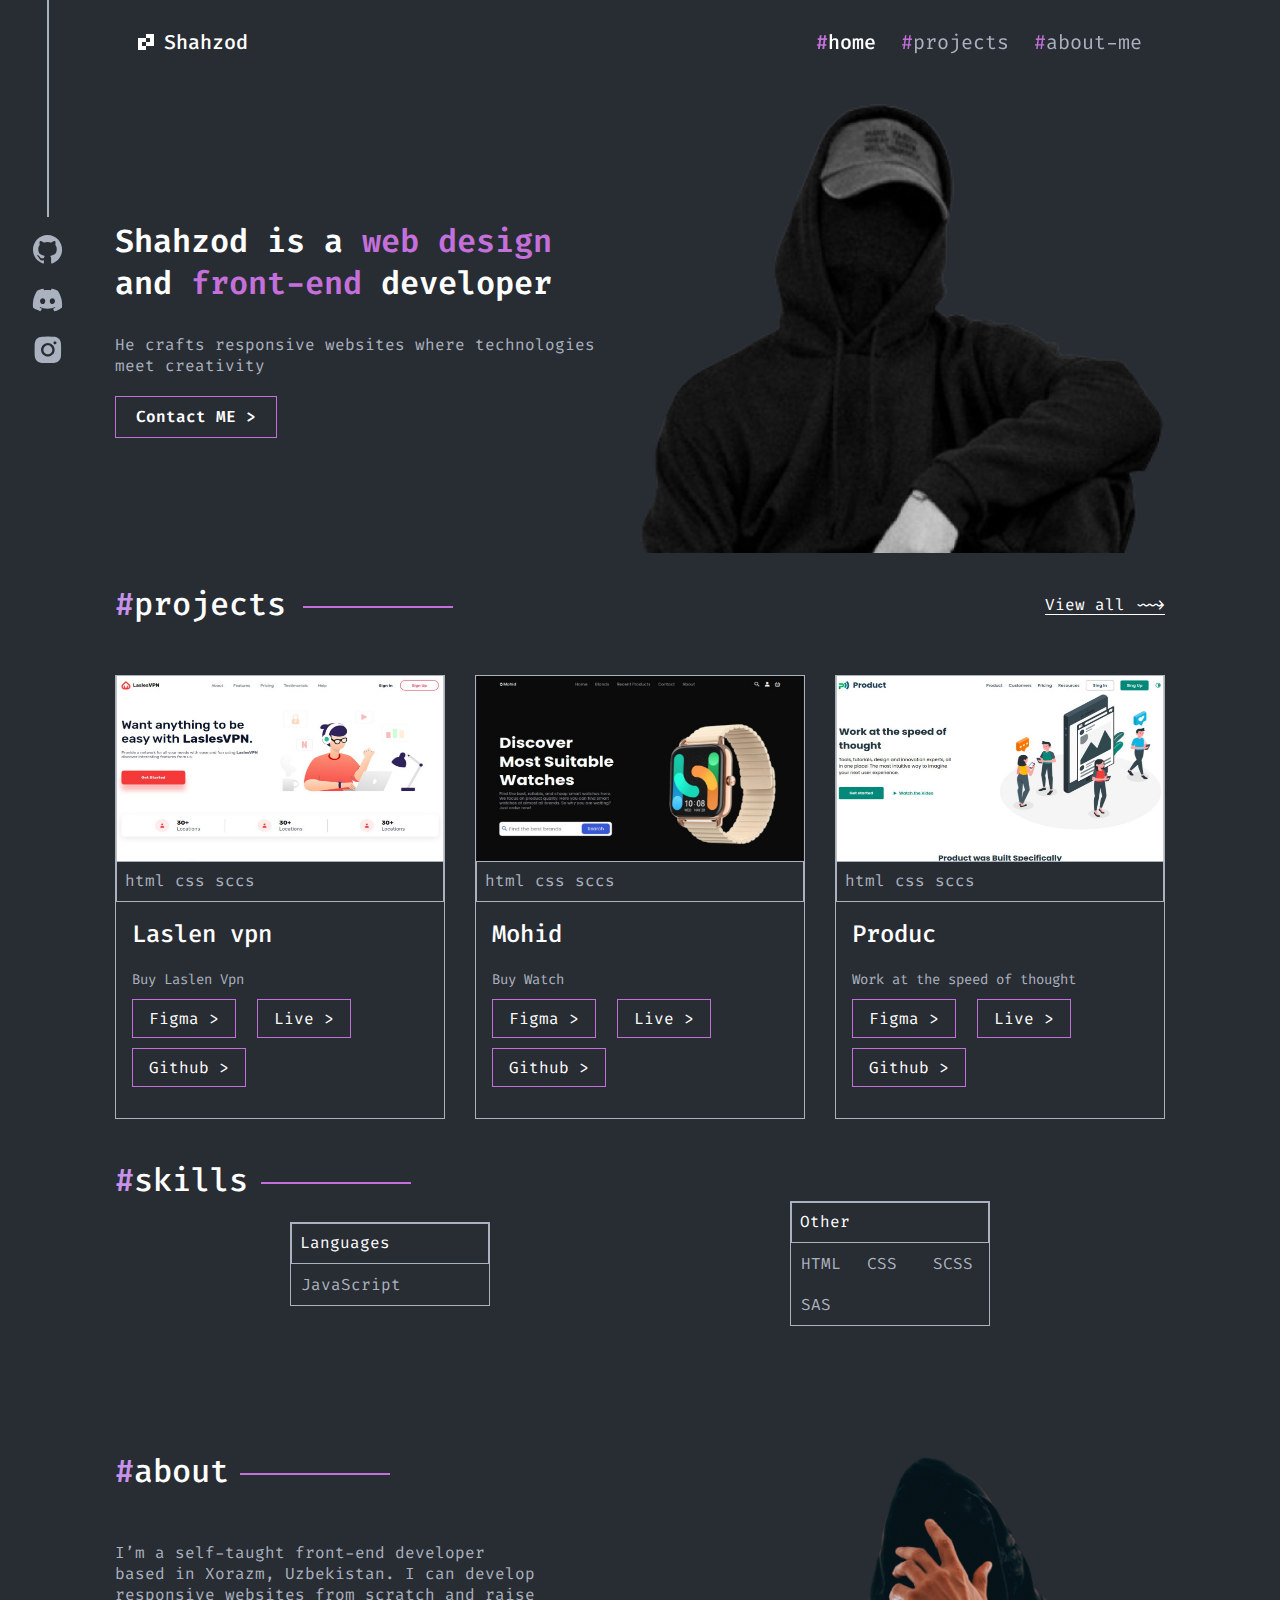
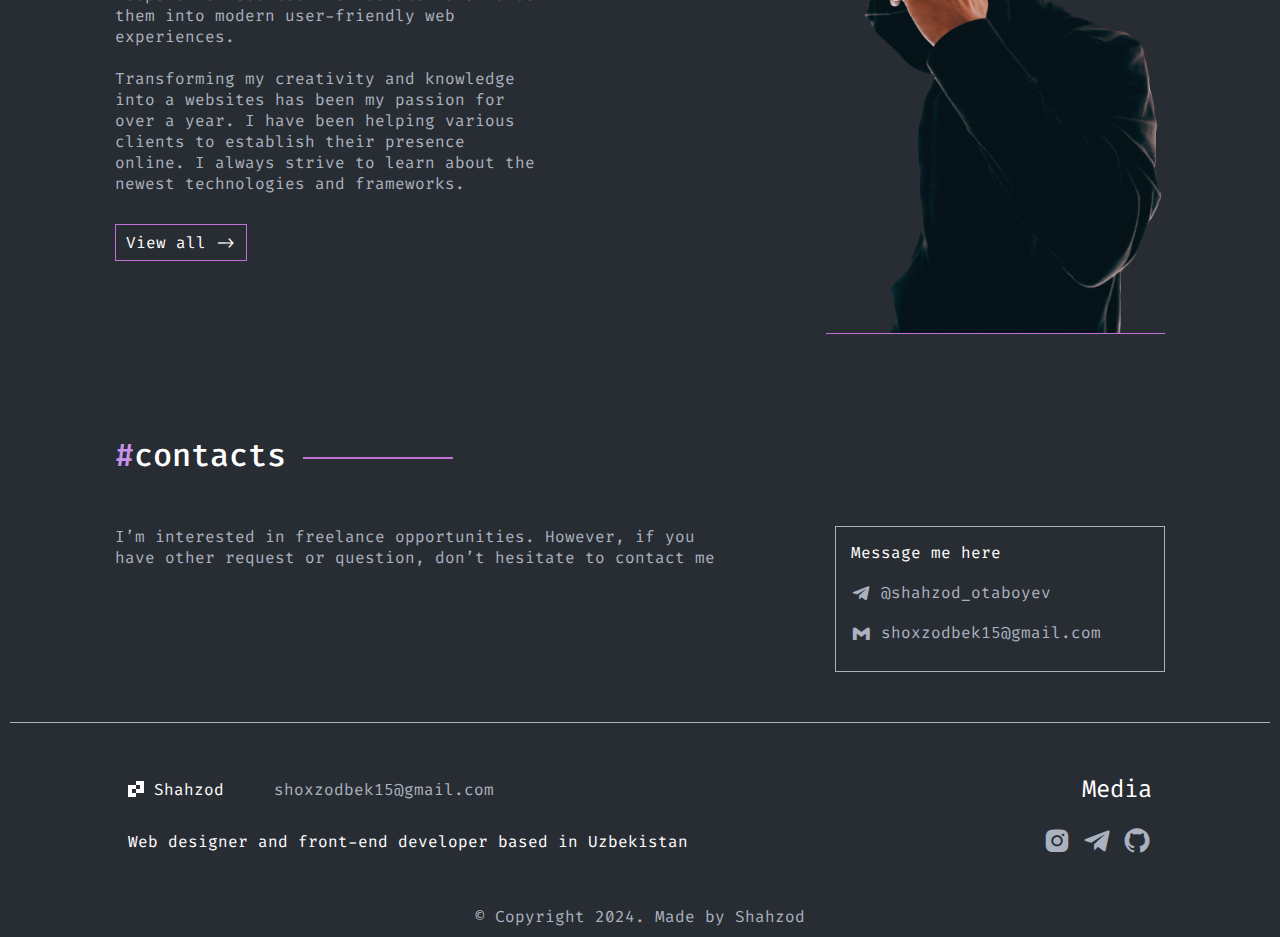
<file: index.html>
<!DOCTYPE html <html lang="en">

<head>
    <meta charset="UTF-8">
    <meta name="viewport" content="width=device-width, initial-scale=1.0">
    <title>Portfolio</title>
    <link rel="stylesheet" href="./css/style.css">
    <link rel="stylesheet" href="https://cdn.jsdelivr.net/npm/boxicons@latest/css/boxicons.min.css">
    <link rel="icon" href="./img/logo.svg">
    <link rel="stylesheet" href="https://cdn.jsdelivr.net/npm/boxicons@latest/css/boxicons.min.css">

</head>

<body>
    <div class="container">

        <header>
            <div class="media-header">
                <div class="media-header-line"></div>
                <a href="https://github.com/shahzodotaboyev"> <i class='bx bxl-github'></i></a>
                <i class='bx bxl-discord-alt'></i>
                <a href="https://www.instagram.com/shahzod_otaboyev__/"> <i class='bx bxl-instagram-alt'></i></a>
            </div>
            <div class="header-inner">
                <div class="logo">
                    <img src="./img/logo.svg" alt="">
                    <h1>Shahzod</h1>
                </div>
                <div class="header-links">
                    <a class="home-link" href="#"><span>#</span>home</a>
                    <a href="./html/projects.html"><span>#</span>projects</a>
                    <a href="./html/about.html"><span>#</span>about-me</a>
                </div>
                <!-- <i class='bx bxs-checkbox-minus' style='color:#ffffff' ></i> -->
                <i onclick="headerMenu()" class='bx bx-menu-alt-right'></i>
                <div class="headerMenu">
                    <h1>Shahzod | Portfolio</h1>
                    <hr>
                    <i onclick="deleteMenu()" class='bx bx-x'></i>
                    <div class="links">
                        <a class="home-link" href="#"><span>#</span>home</a>
                        <a href="./html/projects.html"><span>#</span>projects</a>
                        <a href="./html/about.html"><span>#</span>about-me</a>
                    </div>

                </div>
            </div>
        </header>

        <div class="loading-wrapper" id="loadingWrapper">
            <div class="spinner"></div>
        </div>
        <main>
            <section class="home-page">
                <div class="home-page-left">
                    <h1>
                        Shahzod is a <span>web design</span> and <span>front-end </span> developer

                    </h1>
                    <p>He crafts responsive websites where technologies meet creativity</p>
                    <a href="#contact"> <button>Contact ME > </button></a>
                </div>

                <img src="./img/hero.png" alt="">
            </section>
            <section class="projects">
                <div class="project-header">
                    <h1><span>#</span>projects</h1>
                    <a href="./html/projects.html">View all ~~></a>
                </div>
                <div class="project-cards">

                    <div class="project-card">
                        <img src="./img/download.png" alt="">
                        <div class="project-techs">
                            <p>html </p>
                            <p>css</p>
                            <p>sccs</p>
                        </div>
                        <div class="project-content">
                            <h2>Laslen vpn</h2>
                            <p>Buy Laslen Vpn </p>
                            <div class="project-links">
                                <a
                                    href="https://www.figma.com/design/KyESq78uO7n7uWKYM1BP2v/LaslesVPN?node-id=0-1&node-type=canvas&t=nYGsYTMixAM4m7cn-0"><button>Figma
                                        ></button></a>
                                <a href="https://lasles-vpn-rose.vercel.app/"><button>Live ></button></a>
                                <a href="https://github.com/shahzodotaboyev/LaslesVPN"><button>Github ></button></a>
                            </div>
                        </div>
                    </div>
                    <div class="project-card">
                        <img src="./img/Mohid.png" alt="">
                        <div class="project-techs">
                            <p>html </p>
                            <p>css</p>
                            <p>sccs</p>
                        </div>
                        <div class="project-content">
                            <h2>Mohid</h2>
                            <p>Buy Watch</p>
                            <div class="project-links">
                                <a href="#"><button>Figma
                                        ></button></a>
                                <a href="https://mohid-beryl.vercel.app/"><button>Live ></button></a>
                                <a href="https://github.com/shahzodotaboyev/Mohid"><button>Github ></button></a>
                            </div>
                        </div>
                    </div>
                    <div class="project-card">
                        <img src="./img/Products.png" alt="">
                        <div class="project-techs">
                            <p>html </p>
                            <p>css</p>
                            <p>sccs</p>
                        </div>
                        <div class="project-content">
                            <h2>Produc</h2>
                            <p>Work at the speed of thought</p>
                            <div class="project-links">
                                <a href="#"><button>Figma
                                        ></button></a>
                                <a href="https://homework4-wine.vercel.app/"><button>Live ></button></a>
                                <a href="https://github.com/shahzodotaboyev/homework4"><button>Github ></button></a>
                            </div>
                        </div>
                    </div>
                </div>
            </section>
            <div class="skills">
                <div class="skills-header">
                    <h1><span>#</span>skills</h1>
                </div>
                <div class="skill-list">
                    <div class="skill-block">
                        <h2>Languages</h2>
                        <div class="skill-block-list">
                            <p>JavaScript</p>

                        </div>
                    </div>
                    <div class="skill-block">
                        <h2>Other</h2>
                        <div class="skill-block-list">
                            <p>HTML</p>
                            <p>CSS</p>
                            <p>SCSS</p>
                            <p>SAS</p>
                        </div>
                    </div>
                </div>

            </div>
            <div class="about">
                <div class="about-in">
                    <div class="about-header">
                        <h1><span>#</span>about</h1>
                    </div>
                    <div class="about-text">
                        <p>I’m a self-taught front-end developer based in Xorazm, Uzbekistan. I can develop responsive
                            websites
                            from scratch and raise them into modern user-friendly web experiences.</p><br>
                        <p>Transforming my creativity and knowledge into a websites has been my passion for over a year.
                            I
                            have been helping various clients to establish their presence online. I always strive to
                            learn
                            about the newest technologies and frameworks.</p>
                        <a href="./html/about.html"><button>View all -></button></a>
                    </div>
                </div>
                <img src="./img/about-me.png" alt="">
            </div>
            <div id="contact" class="contacts">
                <div class="contacts-header">
                    <h1><span>#</span>contacts</h1>
                </div>
                <div class="contacts-content">
                    <p>I’m interested in freelance opportunities. However, if you have other request or question, don’t
                        hesitate to contact me</p>
                    <div class="massage">


                        <h4>Message me here</h4>
                        <p><i class='bx bxl-telegram'></i>@shahzod_otaboyev</p>
                        <p><i class='bx bxl-gmail'></i>shoxzodbek15@gmail.com</p>
                    </div>
                </div>
            </div>
        </main>


        <footer>
            <div class="footer-content">
                <div>
                    <p><b><img width="16px" height="24px" src="./img/logo.svg" alt="">Shahzod</b>shoxzodbek15@gmail.com
                    </p>
                    <h2 class="media">Media</h2>
                </div><br>
                <div><b>Web designer and front-end developer based in Uzbekistan</b>
                    <div class="icons">
                        <a href="https://www.instagram.com/shahzod_otaboyev__/"> <i
                                class='bx bxl-instagram-alt'></i></a>
                        <a href="https://t.me/shahzod_otaboyev"> <i class='bx bxl-telegram'></i></a>
                        <a href="https://github.com/shahzodotaboyev/"> <i class='bx bxl-github'></i></a>
                        </i>
                    </div>
                </div>

            </div>
            <p>© Copyright 2024. Made by Shahzod</p>
        </footer>
        <script src="./index.js"></script>
        <script>

            window.addEventListener('load', function () {
                setTimeout(function () {
                    document.getElementById('loadingWrapper').style.display = 'none';
                }, 100);
            });
        </script>

    </div>
</body>

</html>
</file>
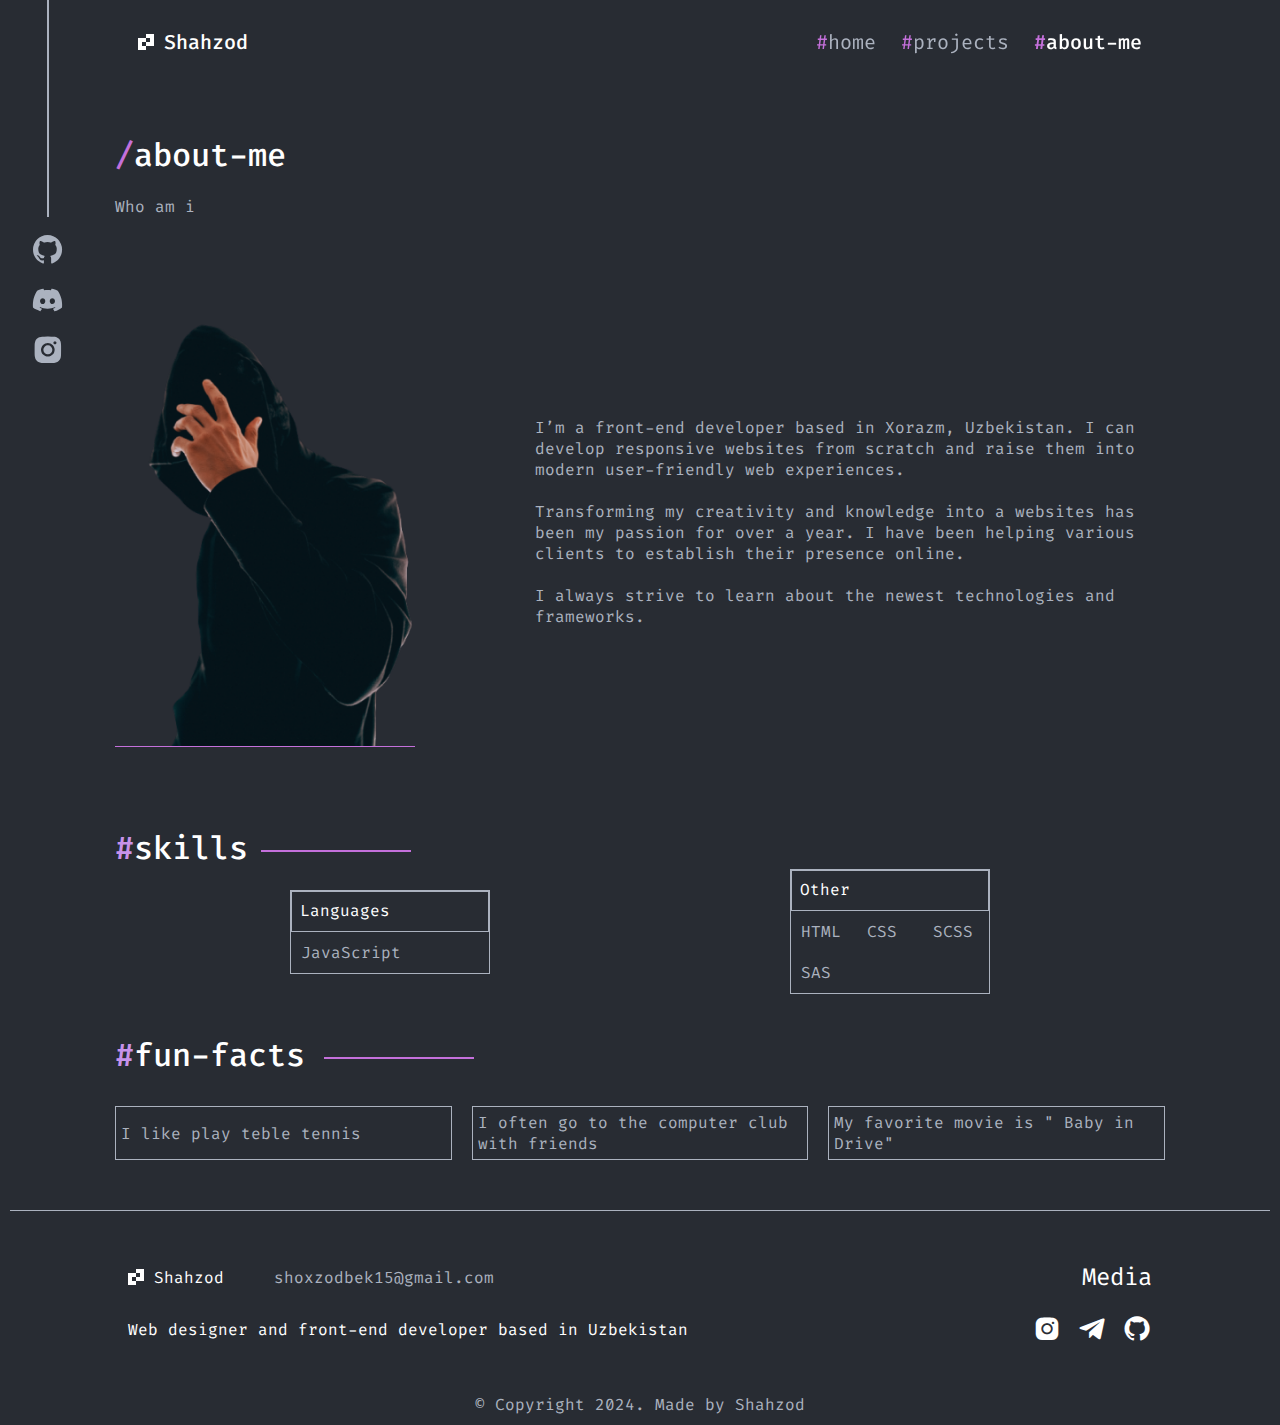
<file: html/about.html>
<!DOCTYPE html>
<html lang="en">

<head>
    <meta charset="UTF-8">
    <meta name="viewport" content="width=device-width, initial-scale=1.0">
    <title>Shahzod | about</title>

    <link rel="stylesheet" href="../css/about.css">
    <link rel="stylesheet" href="https://cdn.jsdelivr.net/npm/boxicons@latest/css/boxicons.min.css">
    <link rel="icon" href="../img/logo.svg">
</head>

<body>
    <div class="container">
        <div class="loading-page">

        </div>
        <header>
            <div class="media-header">
                <div class="media-header-line"></div>
                <i class='bx bxl-github'></i>
                <i class='bx bxl-discord-alt'></i>
                <i class='bx bxl-instagram-alt'></i>
            </div>
            <div class="header-inner">
                <div class="logo">
                    <img src="../img/logo.svg" alt="">
                    <h1>Shahzod</h1>
                </div>
                <div class="header-links">
                    <a href="../index.html"><span>#</span>home</a>
                    <a class="project-link" href="./projects.html"><span>#</span>projects</a>
                    <a class="about-link" href="#"><span>#</span>about-me</a>
                </div>
                <i onclick="headerMenu()" class='bx bx-menu-alt-right'></i>
                <div class="headerMenu">
                    <h1>Shahzod | Portfolio</h1>
                    <hr>
                    <i onclick="deleteMenu()" class='bx bx-x'></i>
                    <div class="links">
                        <a class="home-link" href="../index.html"><span>#</span>home</a>
                        <a href="./projects.html"><span>#</span>projects</a>
                        <a href="#"><span>#</span>about-me</a>
                    </div>
                </div>
        </header>
        <main>
            <section>
                <div class="about">
                    <h1><span>/</span>about-me</h1>
                    <p>Who am i</p>
                </div>
                <div class="about-me">
                    <img src="../img/about-me.png" alt="">
                    <div class="about-me-text">
                        <p>
                            I’m a front-end developer based in Xorazm, Uzbekistan. I can develop responsive
                            websites from scratch and raise them into modern user-friendly web experiences.</p><br>
                        <p>Transforming my creativity and knowledge into a websites has been my passion for over a year.
                            I have been helping various clients to establish their presence online.</p><br>
                        <p>I always strive to learn about the newest technologies and frameworks.</p>
                    </div>
                </div>
                <div class="skills">
                    <div class="skills-header">
                        <h1><span>#</span>skills</h1>
                    </div>
                    <div class="skill-list">
                        <div class="skill-block">
                            <h2>Languages</h2>
                            <div class="skill-block-list">
                                <p>JavaScript</p>

                            </div>
                        </div>
                        <div class="skill-block">
                            <h2>Other</h2>
                            <div class="skill-block-list">
                                <p>HTML</p>
                                <p>CSS</p>
                                <p>SCSS</p>
                                <p>SAS</p>
                            </div>
                        </div>
                    </div>
                </div>
                <div class="fun-facts">
                    <h1 class="fun-facts-header">
                        <span>#</span>fun-facts
                    </h1>
                    <div>
                        <p>I like play teble tennis</p>
                        <p>I often go to the computer club with friends</p>


                        <p>My favorite movie is "
                            Baby in Drive"</p>
                    </div>
                </div>
            </section>
        </main>
        <footer>
            <div class="footer-content">
                <div>
                    <p><b><img width="16px" height="24px" src="../img/logo.svg" alt="">Shahzod</b>shoxzodbek15@gmail.com
                    </p>
                    <h2 class="media">Media</h2>
                </div><br>
                <div><b>Web designer and front-end developer based in Uzbekistan</b>
                    <div class="icons">
                        <i class='bx bxl-instagram-alt' style='color:#ffffff'>
                            <i class='bx bxl-telegram'></i>
                            <i class='bx bxl-github' style='color:#ffffff'></i>
                        </i>
                    </div>
                </div>

            </div>
            <p>© Copyright 2024. Made by Shahzod</p>
        </footer>
    </div>
    <script src="../index.js"></script>
</body>

</html>
</file>
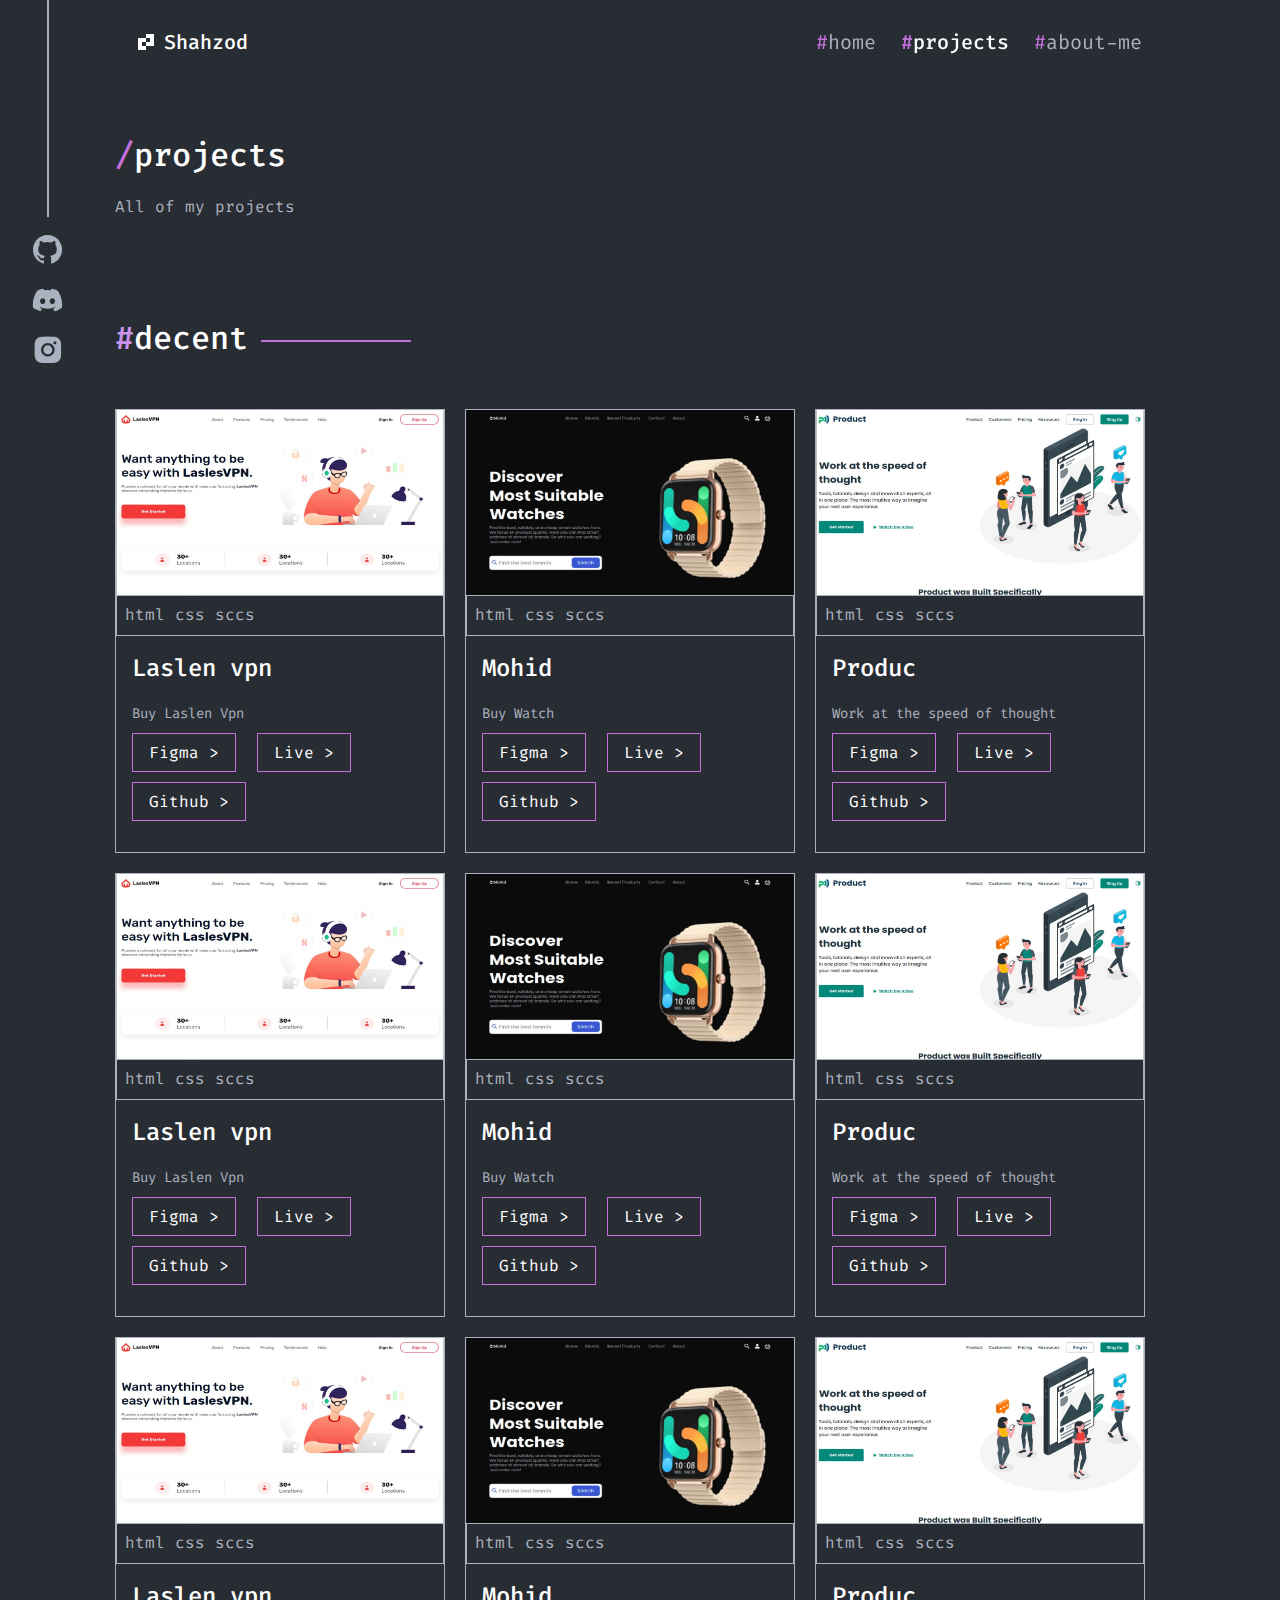
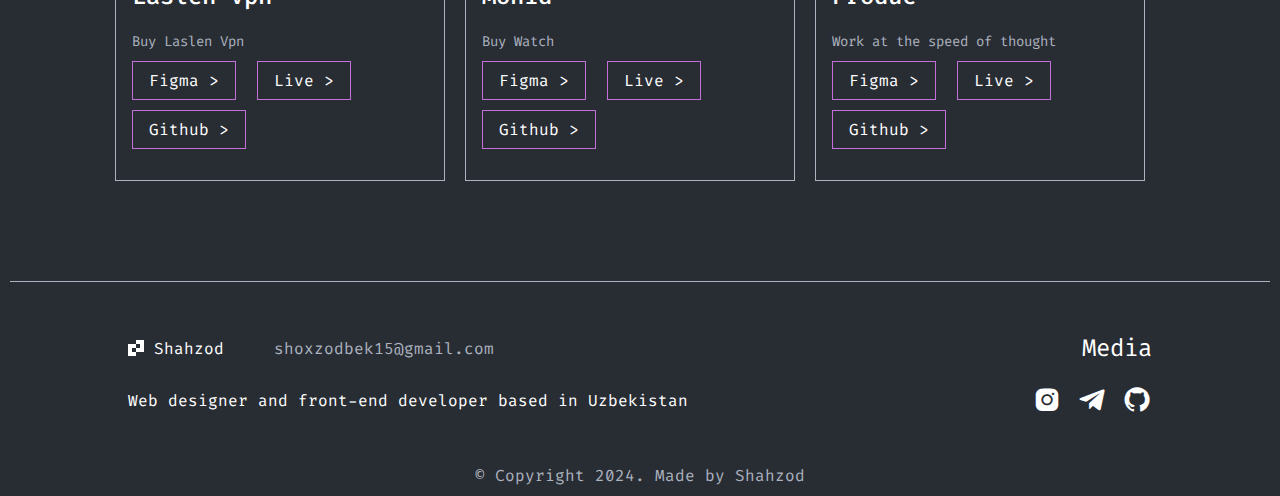
<file: html/projects.html>
<!DOCTYPE html>
<html lang="en">

<head>
    <meta charset="UTF-8">
    <meta name="viewport" content="width=device-width, initial-scale=1.0">
    <title>Shahzod | projects</title>

    <link rel="stylesheet" href="../css/projects.css">
    <link rel="stylesheet" href="https://cdn.jsdelivr.net/npm/boxicons@latest/css/boxicons.min.css">
    <link rel="icon" href="../img/logo.svg">
</head>

<body>
    <div class="container">
        <header>
            <div class="media-header">
                <div class="media-header-line"></div>
                <i class='bx bxl-github'></i>
                <i class='bx bxl-discord-alt'></i>
                <i class='bx bxl-instagram-alt'></i>
            </div>
            <div class="header-inner">
                <div class="logo">
                    <img src="../img/logo.svg" alt="">
                    <h1>Shahzod</h1>
                </div>
                <div class="header-links">
                    <a href="../index.html"><span>#</span>home</a>
                    <a class="project-link" href=""><span>#</span>projects</a>
                    <a href="./about.html"><span>#</span>about-me</a>
                </div>
                <i onclick="headerMenu()" class='bx bx-menu-alt-right'></i>
                <div class="headerMenu">
                    <h1>Shahzod | Portfolio</h1>
                    <hr>
                    <i onclick="deleteMenu()" class='bx bx-x'></i>
                    <div class="links">
                        <a class="home-link" href="../index.html"><span>#</span>home</a>
                        <a href="#"><span>#</span>projects</a>
                        <a href="../html/about.html"><span>#</span>about-me</a>
                    </div>

                </div>
            </div>
        </header>
        <main>
            <section>
                <div class="projects">
                    <h1><span>/</span>projects</h1>
                    <p>All of my projects</p>
                </div>
                <div class="decent">
                    <div class="decent-header">
                        <h1><span>#</span>decent</h1>
                    </div>

                    <div class="project-cards">

                        <div class="project-card">
                            <img src="../img/download.png" alt="">
                            <div class="project-techs">
                                <p>html </p>
                                <p>css</p>
                                <p>sccs</p>
                            </div>
                            <div class="project-content">
                                <h2>Laslen vpn</h2>
                                <p>Buy Laslen Vpn </p>
                                <div class="project-links">
                                    <a
                                        href="https://www.figma.com/design/KyESq78uO7n7uWKYM1BP2v/LaslesVPN?node-id=0-1&node-type=canvas&t=nYGsYTMixAM4m7cn-0"><button>Figma
                                            ></button></a>
                                    <a href="https://lasles-vpn-rose.vercel.app/"><button>Live ></button></a>
                                    <a href="https://github.com/shahzodotaboyev/LaslesVPN"><button>Github ></button></a>
                                </div>
                            </div>
                        </div>
                        <div class="project-card">
                            <img src="../img/Mohid.png" alt="">
                            <div class="project-techs">
                                <p>html </p>
                                <p>css</p>
                                <p>sccs</p>
                            </div>
                            <div class="project-content">
                                <h2>Mohid</h2>
                                <p>Buy Watch</p>
                                <div class="project-links">
                                    <a href="#"><button>Figma
                                            ></button></a>
                                    <a href="https://mohid-beryl.vercel.app/"><button>Live ></button></a>
                                    <a href="https://github.com/shahzodotaboyev/Mohid"><button>Github ></button></a>
                                </div>
                            </div>
                        </div>
                        <div class="project-card">
                            <img src="../img/Products.png" alt="">
                            <div class="project-techs">
                                <p>html </p>
                                <p>css</p>
                                <p>sccs</p>
                            </div>
                            <div class="project-content">
                                <h2>Produc</h2>
                                <p>Work at the speed of thought</p>
                                <div class="project-links">
                                    <a href="#"><button>Figma
                                            ></button></a>
                                    <a href="https://homework4-wine.vercel.app/"><button>Live ></button></a>
                                    <a href="https://github.com/shahzodotaboyev/homework4"><button>Github ></button></a>
                                </div>
                            </div>
                        </div>
                        <div class="project-card">
                            <img src="../img/download.png" alt="">
                            <div class="project-techs">
                                <p>html </p>
                                <p>css</p>
                                <p>sccs</p>
                            </div>
                            <div class="project-content">
                                <h2>Laslen vpn</h2>
                                <p>Buy Laslen Vpn </p>
                                <div class="project-links">
                                    <a
                                        href="https://www.figma.com/design/KyESq78uO7n7uWKYM1BP2v/LaslesVPN?node-id=0-1&node-type=canvas&t=nYGsYTMixAM4m7cn-0"><button>Figma
                                            ></button></a>
                                    <a href="https://lasles-vpn-rose.vercel.app/"><button>Live ></button></a>
                                    <a href="https://github.com/shahzodotaboyev/LaslesVPN"><button>Github ></button></a>
                                </div>
                            </div>
                        </div>
                        <div class="project-card">
                            <img src="../img/Mohid.png" alt="">
                            <div class="project-techs">
                                <p>html </p>
                                <p>css</p>
                                <p>sccs</p>
                            </div>
                            <div class="project-content">
                                <h2>Mohid</h2>
                                <p>Buy Watch</p>
                                <div class="project-links">
                                    <a href="#"><button>Figma
                                            ></button></a>
                                    <a href="https://mohid-beryl.vercel.app/"><button>Live ></button></a>
                                    <a href="https://github.com/shahzodotaboyev/Mohid"><button>Github ></button></a>
                                </div>
                            </div>
                        </div>
                        <div class="project-card">
                            <img src="../img/Products.png" alt="">
                            <div class="project-techs">
                                <p>html </p>
                                <p>css</p>
                                <p>sccs</p>
                            </div>
                            <div class="project-content">
                                <h2>Produc</h2>
                                <p>Work at the speed of thought</p>
                                <div class="project-links">
                                    <a href="#"><button>Figma
                                            ></button></a>
                                    <a href="https://homework4-wine.vercel.app/"><button>Live ></button></a>
                                    <a href="https://github.com/shahzodotaboyev/homework4"><button>Github ></button></a>
                                </div>
                            </div>
                        </div>
                        <div class="project-card">
                            <img src="../img/download.png" alt="">
                            <div class="project-techs">
                                <p>html </p>
                                <p>css</p>
                                <p>sccs</p>
                            </div>
                            <div class="project-content">
                                <h2>Laslen vpn</h2>
                                <p>Buy Laslen Vpn </p>
                                <div class="project-links">
                                    <a
                                        href="https://www.figma.com/design/KyESq78uO7n7uWKYM1BP2v/LaslesVPN?node-id=0-1&node-type=canvas&t=nYGsYTMixAM4m7cn-0"><button>Figma
                                            ></button></a>
                                    <a href="https://lasles-vpn-rose.vercel.app/"><button>Live ></button></a>
                                    <a href="https://github.com/shahzodotaboyev/LaslesVPN"><button>Github ></button></a>
                                </div>
                            </div>
                        </div>
                        <div class="project-card">
                            <img src="../img/Mohid.png" alt="">
                            <div class="project-techs">
                                <p>html </p>
                                <p>css</p>
                                <p>sccs</p>
                            </div>
                            <div class="project-content">
                                <h2>Mohid</h2>
                                <p>Buy Watch</p>
                                <div class="project-links">
                                    <a href="#"><button>Figma
                                            ></button></a>
                                    <a href="https://mohid-beryl.vercel.app/"><button>Live ></button></a>
                                    <a href="https://github.com/shahzodotaboyev/Mohid"><button>Github ></button></a>
                                </div>
                            </div>
                        </div>
                        <div class="project-card">
                            <img src="../img/Products.png" alt="">
                            <div class="project-techs">
                                <p>html </p>
                                <p>css</p>
                                <p>sccs</p>
                            </div>
                            <div class="project-content">
                                <h2>Produc</h2>
                                <p>Work at the speed of thought</p>
                                <div class="project-links">
                                    <a href="#"><button>Figma
                                            ></button></a>
                                    <a href="https://homework4-wine.vercel.app/"><button>Live ></button></a>
                                    <a href="https://github.com/shahzodotaboyev/homework4"><button>Github ></button></a>
                                </div>
                            </div>
                        </div>
                    </div>
                </div>
            </section>
        </main>
        <footer>
            <div class="footer-content">
                <div>
                    <p><b><img width="16px" height="24px" src="..//img/logo.svg"
                                alt="">Shahzod</b>shoxzodbek15@gmail.com
                    </p>
                    <h2 class="media">Media</h2>
                </div><br>
                <div><b>Web designer and front-end developer based in Uzbekistan</b>
                    <div class="icons">
                        <i class='bx bxl-instagram-alt' style='color:#ffffff'>
                            <i class='bx bxl-telegram'></i>
                            <i class='bx bxl-github' style='color:#ffffff'></i>
                        </i>
                    </div>
                </div>

            </div>
            <p>© Copyright 2024. Made by Shahzod</p>
        </footer>
    </div>
    <script src="../index.js"></script>
</body>

</html>
</file>
<file: css/style.css>
@import url("https://fonts.googleapis.com/css2?family=Fira+Code:wght@300..700&display=swap");
* {
  padding: 0;
  margin: 0;
  box-sizing: border-box;
  text-decoration: none;
  font-family: "Fira Code";
}

:root {
  --text-color: #ABB2BF;
  --text-color2: #C470DB;
  --background-color: #282C33;
}

.container {
  width: 100%;
  display: flex;
  flex-direction: column;
  align-items: center;
  background: #282C33;
  height: auto;
}
.container .loading-wrapper {
  position: fixed;
  top: 0;
  left: 0;
  width: 100vw;
  height: 100vh;
  -webkit-backdrop-filter: blur(10px);
          backdrop-filter: blur(10px);
  display: flex;
  justify-content: center;
  align-items: center;
  z-index: 9999;
}
.container .loading-wrapper .spinner {
  border: 8px solid #f3f3f3;
  border-top: 8px solid var(--text-color2);
  border-radius: 50%;
  width: 60px;
  height: 60px;
  animation: spin 1s linear infinite;
}
@keyframes spin {
  0% {
    transform: rotate(0deg);
  }
  100% {
    transform: rotate(360deg);
  }
}
.container .content {
  display: none;
  text-align: center;
}
.container body.loaded .content {
  display: block;
}
.container header {
  height: 64px;
  width: 100%;
  display: flex;
  align-items: center;
  position: sticky;
  background: var(--background-color);
  top: 0;
  z-index: 9999;
  padding: 30px 0 0;
}
.container header .media-header {
  display: flex;
  flex-direction: column;
  gap: 15px;
  align-items: center;
  margin-left: 20px;
  position: fixed;
}
.container header .media-header .media-header-line {
  width: 2px;
  height: 500px;
  background-color: var(--text-color);
}
.container header .media-header i {
  font-size: 35px;
  cursor: pointer;
  color: #ABB2BF;
}
.container header .header-inner {
  max-width: 1050px;
  margin: auto;
  padding: 10px;
  display: flex;
  align-items: center;
  justify-content: space-between;
  width: 100%;
  background: var(--background-color);
}
.container header .header-inner .logo {
  display: flex;
  align-items: center;
  gap: 10px;
}
.container header .header-inner .logo img {
  width: 16px;
  height: 24px;
}
.container header .header-inner .logo h1 {
  color: #fff;
  font-size: 20px;
  font-weight: 500;
}
.container header .header-inner .header-links {
  display: flex;
  align-items: center;
  gap: 25px;
}
.container header .header-inner .header-links a {
  font-size: 20px;
  color: var(--text-color);
  position: relative;
  transition: all 1s ease-in-out;
}
.container header .header-inner .header-links a span {
  color: var(--text-color2);
}
.container header .header-inner .header-links a::before {
  content: "";
  position: absolute;
  width: 0%;
  height: 2px;
  background: var(--text-color2);
  bottom: -5px;
  transition: all 0.5s ease;
}
.container header .header-inner .header-links a:hover:before {
  width: 100%;
}
.container header .header-inner .header-links .home-link {
  font-weight: 500;
  color: #fff;
}
.container header .header-inner .bx-menu-alt-right {
  display: none;
}
.container header .header-inner .headerMenu {
  position: absolute;
  width: 100%;
  top: -1100%;
  z-index: 99999999;
  height: 1000%;
  display: none;
  flex-direction: column;
  left: 0%;
  background: var(--background-color);
  border: 1px solid grey;
  padding: 30px;
  transition: all 5s ease;
  gap: 20px;
}
.container header .header-inner .headerMenu h1 {
  color: #C470DB;
  font-size: 20px;
}
.container header .header-inner .headerMenu i {
  position: absolute;
  top: 10px;
  right: 10px;
  color: #ABB2BF;
  font-size: 35px;
}
.container header .header-inner .headerMenu .links {
  display: flex;
  flex-direction: column;
  gap: 25px;
}
.container header .header-inner .headerMenu .links a {
  font-size: 24px;
  color: var(--text-color);
  font-weight: 500;
}
.container header .header-inner .headerMenu .links a span {
  color: var(--text-color2);
}
.container header .header-inner .headerMenu0 {
  display: flex;
  gap: 20px;
  transition: all 0.5s ease;
  top: 0%;
}
.container main {
  max-width: 1050px;
  width: 100%;
  z-index: 10;
}
.container main .home-page {
  display: flex;
  align-items: center;
  margin: 30px 0;
}
.container main .home-page .home-page-left {
  width: 50%;
  background: var(--background-color);
  display: flex;
  flex-direction: column;
  justify-content: center;
}
.container main .home-page .home-page-left h1 {
  color: #fff;
  font-size: 32px;
  font-weight: 600;
  max-width: 500px;
}
.container main .home-page .home-page-left h1 span {
  color: var(--text-color2);
}
.container main .home-page .home-page-left p {
  font-size: 16px;
  max-width: 500px;
  color: var(--text-color);
  margin: 30px 0 20px;
}
.container main .home-page .home-page-left button {
  width: 162px;
  height: 42px;
  background: none;
  border: 1px solid var(--text-color2);
  color: #fff;
  font-size: 16px;
  font-weight: 600;
  cursor: pointer;
}
.container main .home-page img {
  width: 50%;
}
.container main .projects .project-header {
  display: flex;
  align-items: center;
  justify-content: space-between;
}
.container main .projects .project-header h1 {
  font-size: 32px;
  font-weight: 500;
  color: #fff;
  position: relative;
  display: inline-block;
  text-align: center;
}
.container main .projects .project-header h1 span {
  color: #c792ea;
}
.container main .projects .project-header h1:before {
  content: "";
  position: absolute;
  right: 0;
  left: 110%;
  width: 150px;
  margin-top: 23px;
  height: 2px;
  background-color: var(--text-color2);
}
.container main .projects .project-header a {
  color: #fff;
  position: relative;
}
.container main .projects .project-header a::before {
  content: "";
  position: absolute;
  width: 100%;
  height: 1px;
  background: #fff;
  bottom: 0;
}
.container main .projects .project-cards {
  display: flex;
  justify-content: space-between;
  margin-top: 50px;
}
.container main .projects .project-cards .project-card {
  width: 330px;
  height: 444px;
  border: 1px solid var(--text-color);
  display: flex;
  flex-direction: column;
}
.container main .projects .project-cards .project-card img {
  width: 100%;
  height: 185px;
}
.container main .projects .project-cards .project-card .project-techs {
  width: 100%;
  height: 41px;
  border: 1px solid var(--text-color);
  display: flex;
  padding: 8px;
  gap: 10px;
}
.container main .projects .project-cards .project-card .project-techs p {
  color: var(--text-color);
  font-size: 16px;
}
.container main .projects .project-cards .project-card .project-content {
  padding: 16px;
}
.container main .projects .project-cards .project-card .project-content h2 {
  color: #fff;
  font-weight: 500;
}
.container main .projects .project-cards .project-card .project-content p {
  color: var(--text-color);
  font-size: 14px;
  margin: 20px 0 10px;
}
.container main .projects .project-cards .project-card .project-content .project-links {
  max-width: 240px;
  display: grid;
  grid-template-columns: 1fr 1fr;
  gap: 10px;
}
.container main .projects .project-cards .project-card .project-content .project-links a button {
  padding: 8px 16px;
  background: none;
  border: 1px solid var(--text-color2);
  font-size: 16px;
  color: #fff;
  cursor: pointer;
}
.container main .skills {
  margin: 40px 0;
}
.container main .skills .skills-header h1 {
  font-size: 32px;
  font-weight: 500;
  color: #fff;
  position: relative;
  display: inline-block;
  text-align: center;
}
.container main .skills .skills-header h1 span {
  color: #c792ea;
}
.container main .skills .skills-header h1:before {
  content: "";
  position: absolute;
  right: 0;
  left: 110%;
  width: 150px;
  margin-top: 23px;
  height: 2px;
  background-color: var(--text-color2);
}
.container main .skills .skill-list {
  display: flex;
  gap: 300px;
  width: 100%;
  align-items: center;
  justify-content: center;
}
.container main .skills .skill-list .skill-block {
  width: 200px;
  height: auto;
  border: 1px solid var(--text-color);
}
.container main .skills .skill-list .skill-block h2 {
  font-size: 16px;
  color: #fff;
  width: 100%;
  height: 41px;
  border: 1px solid var(--text-color);
  font-weight: normal;
  padding: 8px;
}
.container main .skills .skill-list .skill-block .skill-block-list {
  display: grid;
  grid-template-columns: 1fr 1fr 1fr;
}
.container main .skills .skill-list .skill-block .skill-block-list p {
  color: var(--text-color);
  margin: 10px;
}
.container main .about {
  margin: 100px 0;
  display: flex;
  align-items: center;
  justify-content: center;
}
.container main .about .about-in .about-header h1 {
  font-size: 32px;
  font-weight: 500;
  color: #fff;
  position: relative;
  display: inline-block;
  text-align: center;
}
.container main .about .about-in .about-header h1 span {
  color: #c792ea;
}
.container main .about .about-in .about-header h1:before {
  content: "";
  position: absolute;
  right: 0;
  left: 110%;
  width: 150px;
  margin-top: 23px;
  height: 2px;
  background-color: var(--text-color2);
}
.container main .about .about-in .about-text {
  width: 60%;
  font-size: 16px;
  color: var(--text-color);
  margin: 50px 0;
}
.container main .about .about-in .about-text button {
  padding: 7px 10px;
  border: 1px solid var(--text-color2);
  background: none;
  font-size: 16px;
  color: #fff;
  margin-top: 30px;
  cursor: pointer;
}
.container main .about img {
  border-bottom: 1px solid var(--text-color2);
  width: 40%;
}
.container main .contacts .contacts-header h1 {
  font-size: 32px;
  font-weight: 500;
  color: #fff;
  position: relative;
  display: inline-block;
  text-align: center;
}
.container main .contacts .contacts-header h1 span {
  color: #c792ea;
}
.container main .contacts .contacts-header h1:before {
  content: "";
  position: absolute;
  right: 0;
  left: 110%;
  width: 150px;
  margin-top: 23px;
  height: 2px;
  background-color: var(--text-color2);
}
.container main .contacts .contacts-content {
  display: flex;
  justify-content: space-between;
  margin: 50px 0;
}
.container main .contacts .contacts-content p {
  max-width: 600px;
  color: var(--text-color);
}
.container main .contacts .contacts-content .massage {
  width: 330px;
  height: 146px;
  border: 1px solid var(--text-color);
  padding: 15px;
}
.container main .contacts .contacts-content .massage h4 {
  font-size: 16px;
  color: #fff;
  font-weight: normal;
  margin-bottom: 10px;
}
.container main .contacts .contacts-content .massage p {
  display: flex;
  gap: 10px;
  align-items: center;
  font-size: 16px;
  line-height: 40px;
}
.container main .contacts .contacts-content .massage p i {
  font-size: 20px;
}
.container footer {
  width: 100%;
  border-top: 1px solid var(--text-color);
}
.container footer .footer-content {
  max-width: 1024px;
  margin: auto;
  padding: 50px 0;
}
.container footer .footer-content div {
  display: flex;
  align-items: center;
  justify-content: space-between;
}
.container footer .footer-content div p {
  display: flex;
  color: var(--text-color);
  align-items: center;
  gap: 50px;
}
.container footer .footer-content div p b {
  color: #fff;
  display: flex;
  align-items: center;
  gap: 10px;
}
.container footer .footer-content div h2 {
  color: #fff;
  font-weight: normal;
}
.container footer .footer-content div b {
  color: #fff;
  font-weight: normal;
}
.container footer .footer-content div .icons {
  display: flex;
  align-items: center;
  gap: 10px;
  flex-direction: row;
}
.container footer .footer-content div .icons a {
  color: var(--text-color);
}
.container footer .footer-content div .icons a i {
  font-size: 30px;
  cursor: pointer;
  color: var(--text-color);
}
.container footer p {
  text-align: center;
  color: var(--text-color);
}

.contianer header .header-inner .header-links a:hover {
  color: #fff;
}
.contianer header .header-inner .header-links a:hover::before {
  width: 100%;
}
.contianer main .home-page .home-page-left a button:hover {
  background-color: rgba(88, 70, 95, 0.397);
}

@media (max-width: 1380px) {
  .container {
    padding: 10px;
  }
  .container header {
    padding: 0;
  }
  .container header .header-inner {
    max-width: 1024px;
  }
}
@media (max-width: 1024px) {
  .container {
    padding: 10px;
  }
  .container header {
    padding: 0;
  }
  .container header .media-header {
    display: none;
  }
  .container header .header-inner .header-links {
    display: none;
  }
  .container header .header-inner .bx-menu-alt-right {
    font-size: 35px;
    display: block;
    color: #fff;
    cursor: pointer;
  }
  .container main .projects .project-cards {
    display: grid;
    grid-template-columns: 1fr 1fr;
    row-gap: 40px;
  }
  .container main section .decent .project-cards {
    grid-template-columns: 1fr 1fr;
  }
  .container main .skills .skill-list {
    justify-content: space-around;
    gap: 0;
  }
}
@media (max-width: 675px) {
  .container main .projects .project-header h1::before {
    content: "";
    width: 100px;
  }
  .container main .projects .project-cards {
    display: flex;
    flex-direction: column;
    align-items: center;
    gap: 20px;
  }
  .container main section .decent .project-cards {
    display: flex;
    flex-direction: column;
    align-items: center;
  }
  .container main .about {
    flex-direction: column;
  }
  .container main .about .about-in .about-text {
    width: 100%;
  }
  .container main .about img {
    display: none;
  }
  .container main section .about-me {
    text-align: left;
    align-items: start;
    flex-direction: column;
  }
  .container main section .about-me img {
    max-width: 340px;
    width: 100%;
    margin-bottom: 20px;
  }
  .container main section .about-me .about-me-text {
    width: 100%;
  }
  .container main section .skills .skill-list {
    flex-direction: column;
    gap: 30px;
  }
  .container footer {
    margin-top: 100px;
  }
  .container footer .footer-content {
    display: flex;
    flex-direction: column;
  }
  .container footer .footer-content div {
    align-items: start;
    flex-direction: column;
    text-align: start;
    gap: 20px;
  }
  .container footer .footer-content div p {
    text-align: left;
    flex-direction: column;
  }
  .container footer .footer-content div p b {
    display: none;
  }
  .container footer .footer-content div .media {
    display: none;
  }
}
@media (max-width: 537px) {
  .container main {
    margin-top: 50px;
  }
  .container main .projects .project-cards .project-card {
    width: 100%;
  }
  .container main .home-page {
    flex-direction: column;
    gap: 20px;
  }
  .container main .home-page .home-page-left {
    width: 100%;
  }
  .container main .home-page .home-page-left h1 {
    max-width: 367px;
    font-size: 32px;
  }
  .container main .home-page .home-page-left p {
    font-size: 14px;
  }
  .container main .home-page img {
    width: 100%;
  }
  .container main .projects .project-header h1::before {
    content: "";
    width: 0px;
  }
  .container main .skills .skills-header h1::before {
    content: "";
    width: 100px;
  }
  .container main .skills .skill-list {
    flex-direction: column;
    gap: 30px;
    margin: 40px 0;
  }
  .container main .contacts .contacts-header h1::before {
    width: 100px;
  }
  .container main .contacts .contacts-content {
    flex-direction: column;
    gap: 20px;
  }
  .container main .contacts .contacts-content .massage {
    width: 90%;
    margin: auto;
  }
  .container main section .skills .skills-header h1::before {
    content: "";
    width: 100px;
  }
  .container main section .fun-facts .fun-facts-header::before {
    content: "";
    width: 100px;
  }
  .container main section .fun-facts div {
    grid-template-columns: 1fr;
  }
}
@media (max-width: 375px) {
  .container main section .decent .decent-header h1::before {
    content: "";
    width: 100%;
  }
  .container main section .decent .project-cards .project-card {
    width: 100%;
  }
}/*# sourceMappingURL=style.css.map */
</file>
<file: css/about.css>
@import url("https://fonts.googleapis.com/css2?family=Fira+Code:wght@300..700&display=swap");
* {
  padding: 0;
  margin: 0;
  box-sizing: border-box;
  text-decoration: none;
  font-family: "Fira Code";
}

:root {
  --text-color: #ABB2BF;
  --text-color2: #C470DB;
  --background-color: #282C33;
}

.container {
  background: var(--background-color);
}
.container header {
  height: 64px;
  width: 100%;
  display: flex;
  align-items: center;
  position: sticky;
  background: var(--background-color);
  top: 0;
  z-index: 999;
  padding: 30px 0 0;
}
.container header .media-header {
  display: flex;
  flex-direction: column;
  gap: 15px;
  align-items: center;
  margin-left: 20px;
  position: fixed;
}
.container header .media-header .media-header-line {
  width: 2px;
  height: 500px;
  background-color: var(--text-color);
}
.container header .media-header i {
  font-size: 35px;
  cursor: pointer;
  color: #ABB2BF;
}
.container header .header-inner {
  max-width: 1050px;
  margin: auto;
  padding: 10px;
  display: flex;
  align-items: center;
  justify-content: space-between;
  width: 100%;
  background: var(--background-color);
}
.container header .header-inner .logo {
  display: flex;
  align-items: center;
  gap: 10px;
}
.container header .header-inner .logo img {
  width: 16px;
  height: 24px;
}
.container header .header-inner .logo h1 {
  color: #fff;
  font-size: 20px;
  font-weight: 500;
}
.container header .header-inner .header-links {
  display: flex;
  align-items: center;
  gap: 25px;
}
.container header .header-inner .header-links a {
  font-size: 20px;
  color: var(--text-color);
  position: relative;
  transition: all 1s ease-in-out;
}
.container header .header-inner .header-links a span {
  color: var(--text-color2);
}
.container header .header-inner .header-links a::before {
  content: "";
  position: absolute;
  width: 0%;
  height: 2px;
  background: var(--text-color2);
  bottom: -5px;
  transition: all 0.5s ease;
}
.container header .header-inner .header-links a:hover:before {
  width: 100%;
}
.container header .header-inner .header-links .about-link {
  font-weight: 500;
  color: #fff;
}
.container header .header-inner .bx-menu-alt-right {
  display: none;
}
.container header .header-inner .headerMenu {
  position: absolute;
  width: 100%;
  top: -1100%;
  z-index: 99999999;
  height: 1000%;
  display: none;
  flex-direction: column;
  left: 0%;
  background: var(--background-color);
  border: 1px solid grey;
  padding: 30px;
  transition: all 5s ease;
  gap: 20px;
}
.container header .header-inner .headerMenu h1 {
  color: #C470DB;
  font-size: 20px;
}
.container header .header-inner .headerMenu i {
  position: absolute;
  top: 10px;
  right: 10px;
  color: #ABB2BF;
  font-size: 35px;
}
.container header .header-inner .headerMenu .links {
  display: flex;
  flex-direction: column;
  gap: 25px;
}
.container header .header-inner .headerMenu .links a {
  font-size: 24px;
  color: var(--text-color);
  font-weight: 500;
}
.container header .header-inner .headerMenu .links a span {
  color: var(--text-color2);
}
.container main {
  max-width: 1050px;
  width: 100%;
  margin: auto;
  margin-top: 60px;
  z-index: 10;
}
.container main section .about h1 {
  font-size: 32px;
  color: #fff;
  font-weight: 500;
}
.container main section .about h1 span {
  color: var(--text-color2);
}
.container main section .about p {
  font-size: 16px;
  color: var(--text-color);
  margin-top: 20px;
}
.container main section .about-me {
  display: flex;
  align-items: center;
  justify-content: space-between;
  margin: 80px 0;
}
.container main section .about-me img {
  width: 300px;
  height: 450px;
  border-bottom: 1px solid var(--text-color2);
}
.container main section .about-me .about-me-text {
  width: 60%;
}
.container main section .about-me .about-me-text p {
  font-size: 16px;
  color: var(--text-color);
}
.container main section .skills {
  margin: 40px 0;
}
.container main section .skills .skills-header h1 {
  font-size: 32px;
  font-weight: 500;
  color: #fff;
  position: relative;
  display: inline-block;
  text-align: center;
}
.container main section .skills .skills-header h1 span {
  color: #c792ea;
}
.container main section .skills .skills-header h1:before {
  content: "";
  position: absolute;
  right: 0;
  left: 110%;
  width: 150px;
  margin-top: 23px;
  height: 2px;
  background-color: var(--text-color2);
}
.container main section .skills .skill-list {
  display: flex;
  gap: 300px;
  width: 100%;
  align-items: center;
  justify-content: center;
}
.container main section .skills .skill-list .skill-block {
  width: 200px;
  height: auto;
  border: 1px solid var(--text-color);
}
.container main section .skills .skill-list .skill-block h2 {
  font-size: 16px;
  color: #fff;
  width: 100%;
  height: 41px;
  border: 1px solid var(--text-color);
  font-weight: normal;
  padding: 8px;
}
.container main section .skills .skill-list .skill-block .skill-block-list {
  display: grid;
  grid-template-columns: 1fr 1fr 1fr;
}
.container main section .skills .skill-list .skill-block .skill-block-list p {
  color: var(--text-color);
  margin: 10px;
}
.container main section .fun-facts .fun-facts-header {
  font-size: 32px;
  font-weight: 500;
  color: #fff;
  position: relative;
  display: inline-block;
  text-align: center;
}
.container main section .fun-facts .fun-facts-header span {
  color: #c792ea;
}
.container main section .fun-facts .fun-facts-header:before {
  content: "";
  position: absolute;
  right: 0;
  left: 110%;
  width: 150px;
  margin-top: 23px;
  height: 2px;
  background-color: var(--text-color2);
}
.container main section .fun-facts div {
  margin-top: 30px;
  display: grid;
  grid-template-columns: 1fr 1fr 1fr;
  row-gap: 20px;
  gap: 20px;
}
.container main section .fun-facts div p {
  display: flex;
  align-items: center;
  font-size: 16px;
  color: var(--text-color);
  padding: 5px;
  border: 1px solid var(--text-color);
}
.container footer {
  width: 100%;
  border-top: 1px solid var(--text-color);
  background: var(--background-color);
  margin-top: 50px;
}
.container footer .footer-content {
  max-width: 1024px;
  margin: auto;
  padding: 50px 0;
}
.container footer .footer-content div {
  display: flex;
  align-items: center;
  justify-content: space-between;
}
.container footer .footer-content div p {
  display: flex;
  color: var(--text-color);
  align-items: center;
  gap: 50px;
}
.container footer .footer-content div p b {
  color: #fff;
  display: flex;
  align-items: center;
  gap: 10px;
}
.container footer .footer-content div h2 {
  color: #fff;
  font-weight: normal;
}
.container footer .footer-content div b {
  color: #fff;
  font-weight: normal;
}
.container footer .footer-content div .icons i {
  font-size: 30px;
}
.container footer p {
  text-align: center;
  color: var(--text-color);
}

.contianer header .header-inner .header-links a:hover {
  color: #fff;
}
.contianer header .header-inner .header-links a:hover::before {
  width: 100%;
}
.contianer main .home-page .home-page-left a button:hover {
  background-color: rgba(88, 70, 95, 0.397);
}

@media (max-width: 1380px) {
  .container {
    padding: 10px;
  }
  .container header {
    padding: 0;
  }
  .container header .header-inner {
    max-width: 1024px;
  }
}
@media (max-width: 1024px) {
  .container {
    padding: 10px;
  }
  .container header {
    padding: 0;
  }
  .container header .media-header {
    display: none;
  }
  .container header .header-inner .header-links {
    display: none;
  }
  .container header .header-inner .bx-menu-alt-right {
    font-size: 35px;
    display: block;
    color: #fff;
    cursor: pointer;
  }
  .container main .projects .project-cards {
    display: grid;
    grid-template-columns: 1fr 1fr;
    row-gap: 40px;
  }
  .container main section .decent .project-cards {
    grid-template-columns: 1fr 1fr;
  }
  .container main .skills .skill-list {
    justify-content: space-around;
    gap: 0;
  }
}
@media (max-width: 675px) {
  .container main .projects .project-header h1::before {
    content: "";
    width: 100px;
  }
  .container main .projects .project-cards {
    display: flex;
    flex-direction: column;
    align-items: center;
    gap: 20px;
  }
  .container main section .decent .project-cards {
    display: flex;
    flex-direction: column;
    align-items: center;
  }
  .container main .about {
    flex-direction: column;
  }
  .container main .about .about-in .about-text {
    width: 100%;
  }
  .container main .about img {
    display: none;
  }
  .container main section .about-me {
    text-align: left;
    align-items: start;
    flex-direction: column;
  }
  .container main section .about-me img {
    max-width: 340px;
    width: 100%;
    margin-bottom: 20px;
  }
  .container main section .about-me .about-me-text {
    width: 100%;
  }
  .container main section .skills .skill-list {
    flex-direction: column;
    gap: 30px;
  }
  .container footer {
    margin-top: 100px;
  }
  .container footer .footer-content {
    display: flex;
    flex-direction: column;
  }
  .container footer .footer-content div {
    align-items: start;
    flex-direction: column;
    text-align: start;
    gap: 20px;
  }
  .container footer .footer-content div p {
    text-align: left;
    flex-direction: column;
  }
  .container footer .footer-content div p b {
    display: none;
  }
  .container footer .footer-content div .media {
    display: none;
  }
}
@media (max-width: 537px) {
  .container main {
    margin-top: 50px;
  }
  .container main .projects .project-cards .project-card {
    width: 100%;
  }
  .container main .home-page {
    flex-direction: column;
    gap: 20px;
  }
  .container main .home-page .home-page-left {
    width: 100%;
  }
  .container main .home-page .home-page-left h1 {
    max-width: 367px;
    font-size: 32px;
  }
  .container main .home-page .home-page-left p {
    font-size: 14px;
  }
  .container main .home-page img {
    width: 100%;
  }
  .container main .projects .project-header h1::before {
    content: "";
    width: 0px;
  }
  .container main .skills .skills-header h1::before {
    content: "";
    width: 100px;
  }
  .container main .skills .skill-list {
    flex-direction: column;
    gap: 30px;
    margin: 40px 0;
  }
  .container main .contacts .contacts-header h1::before {
    width: 100px;
  }
  .container main .contacts .contacts-content {
    flex-direction: column;
    gap: 20px;
  }
  .container main .contacts .contacts-content .massage {
    width: 90%;
    margin: auto;
  }
  .container main section .skills .skills-header h1::before {
    content: "";
    width: 100px;
  }
  .container main section .fun-facts .fun-facts-header::before {
    content: "";
    width: 100px;
  }
  .container main section .fun-facts div {
    grid-template-columns: 1fr;
  }
}
@media (max-width: 375px) {
  .container main section .decent .decent-header h1::before {
    content: "";
    width: 100%;
  }
  .container main section .decent .project-cards .project-card {
    width: 100%;
  }
}/*# sourceMappingURL=about.css.map */
</file>
<file: css/projects.css>
@import url("https://fonts.googleapis.com/css2?family=Fira+Code:wght@300..700&display=swap");
* {
  padding: 0;
  margin: 0;
  box-sizing: border-box;
  font-family: "Fira Code";
  text-decoration: none;
}

:root {
  --text-color: #ABB2BF;
  --text-color2: #C470DB;
  --background-color: #282C33;
}

.container {
  background: var(--background-color);
}
.container header {
  height: 64px;
  width: 100%;
  display: flex;
  align-items: center;
  position: sticky;
  background: var(--background-color);
  top: 0;
  padding: 30px 0 0;
  z-index: 9999;
}
.container header .media-header {
  display: flex;
  flex-direction: column;
  gap: 15px;
  align-items: center;
  margin-left: 20px;
  position: fixed;
}
.container header .media-header .media-header-line {
  width: 2px;
  height: 500px;
  background-color: var(--text-color);
}
.container header .media-header i {
  font-size: 35px;
  cursor: pointer;
  color: #ABB2BF;
}
.container header .header-inner {
  max-width: 1050px;
  margin: auto;
  padding: 10px;
  display: flex;
  align-items: center;
  justify-content: space-between;
  width: 100%;
  background: var(--background-color);
}
.container header .header-inner .logo {
  display: flex;
  align-items: center;
  gap: 10px;
}
.container header .header-inner .logo img {
  width: 16px;
  height: 24px;
}
.container header .header-inner .logo h1 {
  color: #fff;
  font-size: 20px;
  font-weight: 500;
}
.container header .header-inner .header-links {
  display: flex;
  align-items: center;
  gap: 25px;
}
.container header .header-inner .header-links a {
  font-size: 20px;
  color: var(--text-color);
  position: relative;
  transition: all 1s ease-in-out;
}
.container header .header-inner .header-links a span {
  color: var(--text-color2);
}
.container header .header-inner .header-links a::before {
  content: "";
  position: absolute;
  width: 0%;
  height: 2px;
  background: var(--text-color2);
  bottom: -5px;
  transition: all 0.5s ease;
}
.container header .header-inner .header-links a:hover:before {
  width: 100%;
}
.container header .header-inner .header-links .project-link {
  font-weight: 500;
  color: #fff;
}
.container header .header-inner .bx-menu-alt-right {
  display: none;
}
.container header .header-inner .headerMenu {
  position: absolute;
  width: 100%;
  top: -1100%;
  z-index: 99999999;
  height: 1000%;
  display: none;
  flex-direction: column;
  left: 0%;
  background: var(--background-color);
  border: 1px solid grey;
  padding: 30px;
  transition: all 5s ease;
  gap: 20px;
}
.container header .header-inner .headerMenu h1 {
  color: #C470DB;
  font-size: 20px;
}
.container header .header-inner .headerMenu i {
  position: absolute;
  top: 10px;
  right: 10px;
  color: #ABB2BF;
  font-size: 35px;
}
.container header .header-inner .headerMenu .links {
  display: flex;
  flex-direction: column;
  gap: 25px;
}
.container header .header-inner .headerMenu .links a {
  font-size: 24px;
  color: var(--text-color);
  font-weight: 500;
}
.container header .header-inner .headerMenu .links a span {
  color: var(--text-color2);
}
.container header .header-inner .headerMenu0 {
  display: flex;
  gap: 20px;
  transition: all 0.5s ease;
  top: 0%;
}
.container main {
  max-width: 1050px;
  z-index: 10;
  width: 100%;
  margin: auto;
  margin-top: 60px;
}
.container main section {
  display: flex;
  flex-direction: column;
  gap: 100px;
}
.container main section .projects h1 {
  font-size: 32px;
  color: #fff;
  font-weight: 500;
}
.container main section .projects h1 span {
  color: var(--text-color2);
}
.container main section .projects p {
  font-size: 16px;
  color: var(--text-color);
  margin-top: 20px;
}
.container main section .decent h1 {
  font-size: 32px;
  font-weight: 500;
  color: #fff;
  position: relative;
  display: inline-block;
  text-align: center;
}
.container main section .decent h1 span {
  color: #c792ea;
}
.container main section .decent h1:before {
  content: "";
  position: absolute;
  right: 0;
  left: 110%;
  width: 150px;
  margin-top: 23px;
  height: 2px;
  background-color: var(--text-color2);
}
.container main section .decent .project-cards {
  margin-top: 50px;
  display: grid;
  grid-template-columns: 1fr 1fr 1fr;
  row-gap: 20px;
}
.container main section .decent .project-cards .project-card {
  width: 330px;
  height: 444px;
  border: 1px solid var(--text-color);
  display: flex;
  flex-direction: column;
}
.container main section .decent .project-cards .project-card img {
  width: 100%;
  height: 185px;
}
.container main section .decent .project-cards .project-card .project-techs {
  width: 100%;
  height: 41px;
  border: 1px solid var(--text-color);
  display: flex;
  padding: 8px;
  gap: 10px;
}
.container main section .decent .project-cards .project-card .project-techs p {
  color: var(--text-color);
  font-size: 16px;
}
.container main section .decent .project-cards .project-card .project-content {
  padding: 16px;
}
.container main section .decent .project-cards .project-card .project-content h2 {
  color: #fff;
  font-weight: 500;
}
.container main section .decent .project-cards .project-card .project-content p {
  color: var(--text-color);
  font-size: 14px;
  margin: 20px 0 10px;
}
.container main section .decent .project-cards .project-card .project-content .project-links {
  max-width: 240px;
  display: grid;
  grid-template-columns: 1fr 1fr;
  gap: 10px;
}
.container main section .decent .project-cards .project-card .project-content .project-links a button {
  padding: 8px 16px;
  background: none;
  border: 1px solid var(--text-color2);
  font-size: 16px;
  color: #fff;
  cursor: pointer;
}
.container footer {
  margin-top: 100px;
  width: 100%;
  border-top: 1px solid var(--text-color);
  background: var(--background-color);
}
.container footer .footer-content {
  max-width: 1024px;
  margin: auto;
  padding: 50px 0;
}
.container footer .footer-content div {
  display: flex;
  align-items: center;
  justify-content: space-between;
}
.container footer .footer-content div p {
  display: flex;
  color: var(--text-color);
  align-items: center;
  gap: 50px;
}
.container footer .footer-content div p b {
  color: #fff;
  display: flex;
  align-items: center;
  gap: 10px;
}
.container footer .footer-content div h2 {
  color: #fff;
  font-weight: normal;
}
.container footer .footer-content div b {
  color: #fff;
  font-weight: normal;
}
.container footer .footer-content div .icons i {
  font-size: 30px;
}
.container footer p {
  text-align: center;
  color: var(--text-color);
}

.contianer header .header-inner .header-links a:hover {
  color: #fff;
}
.contianer header .header-inner .header-links a:hover::before {
  width: 100%;
}
.contianer main .home-page .home-page-left a button:hover {
  background-color: rgba(88, 70, 95, 0.397);
}

@media (max-width: 1380px) {
  .container {
    padding: 10px;
  }
  .container header {
    padding: 0;
  }
  .container header .header-inner {
    max-width: 1024px;
  }
}
@media (max-width: 1024px) {
  .container {
    padding: 10px;
  }
  .container header {
    padding: 0;
  }
  .container header .media-header {
    display: none;
  }
  .container header .header-inner .header-links {
    display: none;
  }
  .container header .header-inner .bx-menu-alt-right {
    font-size: 35px;
    display: block;
    color: #fff;
    cursor: pointer;
  }
  .container main .projects .project-cards {
    display: grid;
    grid-template-columns: 1fr 1fr;
    row-gap: 40px;
  }
  .container main section .decent .project-cards {
    grid-template-columns: 1fr 1fr;
  }
  .container main .skills .skill-list {
    justify-content: space-around;
    gap: 0;
  }
}
@media (max-width: 675px) {
  .container main .projects .project-header h1::before {
    content: "";
    width: 100px;
  }
  .container main .projects .project-cards {
    display: flex;
    flex-direction: column;
    align-items: center;
    gap: 20px;
  }
  .container main section .decent .project-cards {
    display: flex;
    flex-direction: column;
    align-items: center;
  }
  .container main .about {
    flex-direction: column;
  }
  .container main .about .about-in .about-text {
    width: 100%;
  }
  .container main .about img {
    display: none;
  }
  .container main section .about-me {
    text-align: left;
    align-items: start;
    flex-direction: column;
  }
  .container main section .about-me img {
    max-width: 340px;
    width: 100%;
    margin-bottom: 20px;
  }
  .container main section .about-me .about-me-text {
    width: 100%;
  }
  .container main section .skills .skill-list {
    flex-direction: column;
    gap: 30px;
  }
  .container footer {
    margin-top: 100px;
  }
  .container footer .footer-content {
    display: flex;
    flex-direction: column;
  }
  .container footer .footer-content div {
    align-items: start;
    flex-direction: column;
    text-align: start;
    gap: 20px;
  }
  .container footer .footer-content div p {
    text-align: left;
    flex-direction: column;
  }
  .container footer .footer-content div p b {
    display: none;
  }
  .container footer .footer-content div .media {
    display: none;
  }
}
@media (max-width: 537px) {
  .container main {
    margin-top: 50px;
  }
  .container main .projects .project-cards .project-card {
    width: 100%;
  }
  .container main .home-page {
    flex-direction: column;
    gap: 20px;
  }
  .container main .home-page .home-page-left {
    width: 100%;
  }
  .container main .home-page .home-page-left h1 {
    max-width: 367px;
    font-size: 32px;
  }
  .container main .home-page .home-page-left p {
    font-size: 14px;
  }
  .container main .home-page img {
    width: 100%;
  }
  .container main .projects .project-header h1::before {
    content: "";
    width: 0px;
  }
  .container main .skills .skills-header h1::before {
    content: "";
    width: 100px;
  }
  .container main .skills .skill-list {
    flex-direction: column;
    gap: 30px;
    margin: 40px 0;
  }
  .container main .contacts .contacts-header h1::before {
    width: 100px;
  }
  .container main .contacts .contacts-content {
    flex-direction: column;
    gap: 20px;
  }
  .container main .contacts .contacts-content .massage {
    width: 90%;
    margin: auto;
  }
  .container main section .skills .skills-header h1::before {
    content: "";
    width: 100px;
  }
  .container main section .fun-facts .fun-facts-header::before {
    content: "";
    width: 100px;
  }
  .container main section .fun-facts div {
    grid-template-columns: 1fr;
  }
}
@media (max-width: 375px) {
  .container main section .decent .decent-header h1::before {
    content: "";
    width: 100%;
  }
  .container main section .decent .project-cards .project-card {
    width: 100%;
  }
}/*# sourceMappingURL=projects.css.map */
</file>
